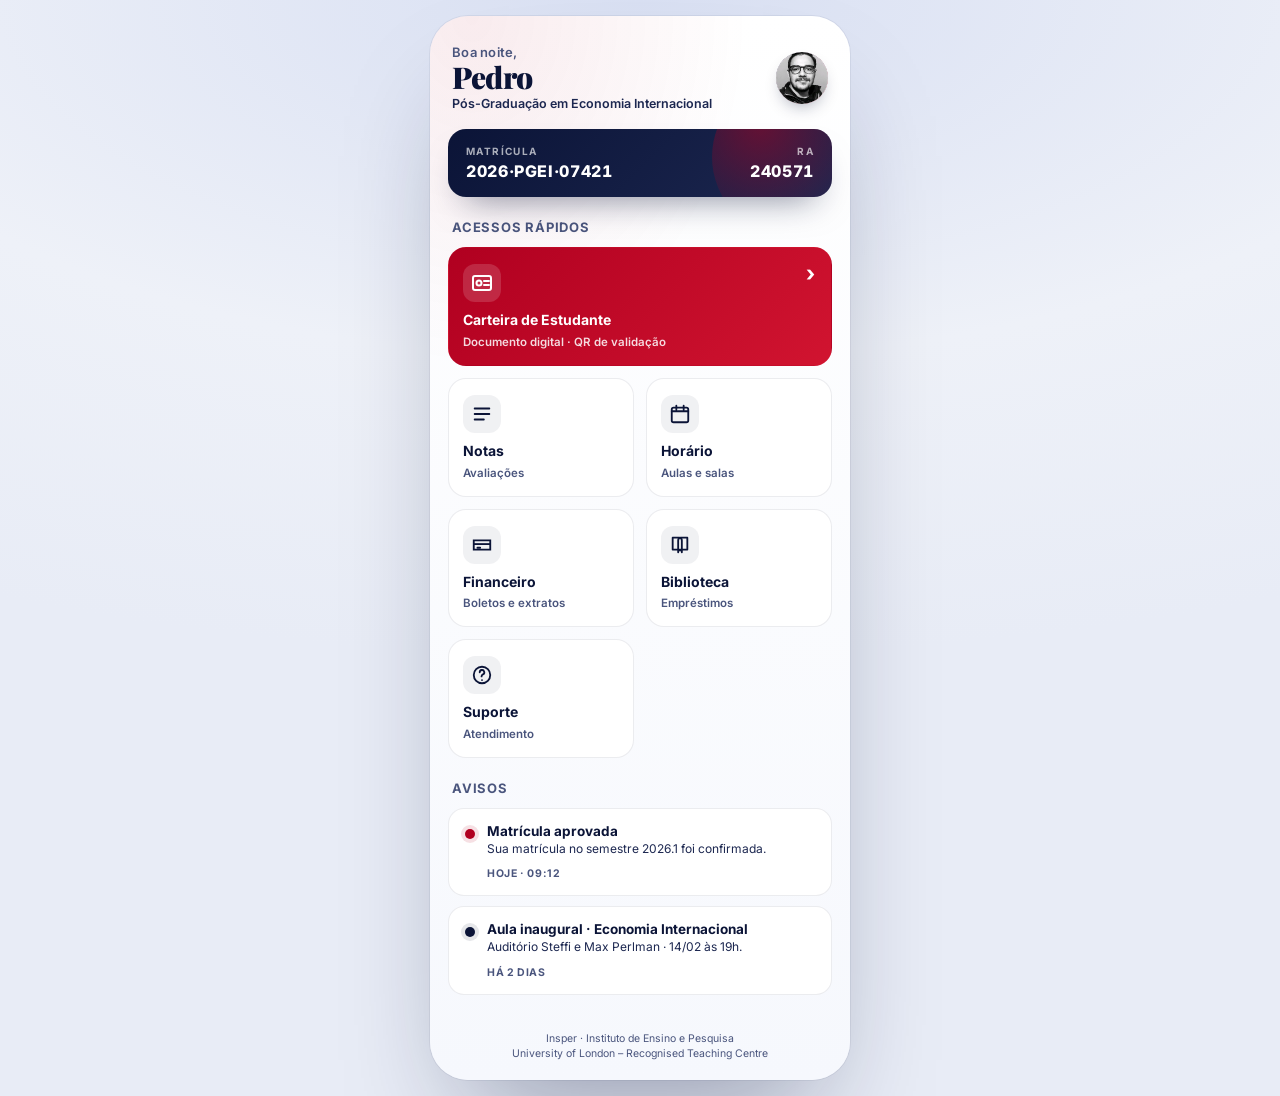
<file: area-do-aluno.html>
<!doctype html>
<html lang="pt-BR">
<head>
  <meta charset="utf-8" />
  <meta
    name="viewport"
    content="width=device-width, initial-scale=1, viewport-fit=cover, maximum-scale=1"
  />
  <meta name="theme-color" content="#0b1437" />
  <title>Área do Aluno · Insper</title>
  <link rel="preconnect" href="https://fonts.googleapis.com" />
  <link rel="preconnect" href="https://fonts.gstatic.com" crossorigin />
  <link
    rel="stylesheet"
    href="https://fonts.googleapis.com/css2?family=Caveat:wght@500;700&family=Inter:wght@400;500;600;700;800&family=Playfair+Display:wght@700;900&display=swap"
  />
  <link rel="stylesheet" href="styles.css" />
</head>
<body class="page-aluno">
  <main class="app" role="main">
    <!-- Header com saudação -->
    <header class="aluno-head">
      <div class="aluno-greeting">
        <p class="aluno-hello" id="greeting">Olá,</p>
        <h1 class="aluno-name">Pedro</h1>
        <p class="aluno-sub">Pós-Graduação em Economia Internacional</p>
      </div>
      <a href="#" class="aluno-avatar" aria-label="Perfil">
        <img
          id="alunoAvatar"
          src="foto.png"
          alt=""
          onerror="if(this.dataset.tried!=='jpg'){this.dataset.tried='jpg';this.src='foto.jpg';}else{this.style.display='none';this.nextElementSibling.style.display='flex';}"
        />
        <span class="aluno-avatar-fallback">PG</span>
      </a>
    </header>

    <!-- Card de matrícula resumida -->
    <section class="aluno-card">
      <div class="aluno-card-side">
        <p class="aluno-card-label">Matrícula</p>
        <p class="aluno-card-value mono">2026·PGEI·07421</p>
      </div>
      <div class="aluno-card-side aluno-card-side--right">
        <p class="aluno-card-label">RA</p>
        <p class="aluno-card-value mono">240571</p>
      </div>
      <div class="aluno-card-badge">2026 · 1º sem.</div>
    </section>

    <!-- Grade de acessos -->
    <h2 class="section-title">Acessos rápidos</h2>
    <nav class="tile-grid" aria-label="Áreas do aluno">
      <a href="index.html" class="tile tile-primary">
        <span class="tile-icon" aria-hidden="true">
          <svg viewBox="0 0 24 24" width="24" height="24">
            <rect x="3" y="5" width="18" height="14" rx="2"
                  stroke="currentColor" stroke-width="2" fill="none"/>
            <circle cx="9" cy="12" r="2.5" stroke="currentColor" stroke-width="2" fill="none"/>
            <path d="M14 10h5M14 14h5" stroke="currentColor" stroke-width="2" stroke-linecap="round"/>
          </svg>
        </span>
        <h3>Carteira de Estudante</h3>
        <p>Documento digital · QR de validação</p>
        <span class="tile-arrow" aria-hidden="true">›</span>
      </a>

      <a href="#" class="tile">
        <span class="tile-icon" aria-hidden="true">
          <svg viewBox="0 0 24 24" width="22" height="22">
            <path d="M4 6h16M4 12h16M4 18h10"
                  stroke="currentColor" stroke-width="2" stroke-linecap="round"/>
          </svg>
        </span>
        <h3>Notas</h3>
        <p>Avaliações</p>
      </a>

      <a href="#" class="tile">
        <span class="tile-icon" aria-hidden="true">
          <svg viewBox="0 0 24 24" width="22" height="22">
            <rect x="3" y="5" width="18" height="16" rx="2"
                  stroke="currentColor" stroke-width="2" fill="none"/>
            <path d="M3 9h18M8 3v4M16 3v4" stroke="currentColor"
                  stroke-width="2" stroke-linecap="round"/>
          </svg>
        </span>
        <h3>Horário</h3>
        <p>Aulas e salas</p>
      </a>

      <a href="#" class="tile">
        <span class="tile-icon" aria-hidden="true">
          <svg viewBox="0 0 24 24" width="22" height="22">
            <path d="M3 7h18v10H3z" stroke="currentColor" stroke-width="2" fill="none"/>
            <path d="M3 11h18" stroke="currentColor" stroke-width="2"/>
            <path d="M7 15h3" stroke="currentColor" stroke-width="2" stroke-linecap="round"/>
          </svg>
        </span>
        <h3>Financeiro</h3>
        <p>Boletos e extratos</p>
      </a>

      <a href="#" class="tile">
        <span class="tile-icon" aria-hidden="true">
          <svg viewBox="0 0 24 24" width="22" height="22">
            <path d="M4 4h7a3 3 0 0 1 3 3v13a3 3 0 0 0-3-3H4z"
                  stroke="currentColor" stroke-width="2" fill="none" stroke-linejoin="round"/>
            <path d="M20 4h-7a3 3 0 0 0-3 3v13a3 3 0 0 1 3-3h7z"
                  stroke="currentColor" stroke-width="2" fill="none" stroke-linejoin="round"/>
          </svg>
        </span>
        <h3>Biblioteca</h3>
        <p>Empréstimos</p>
      </a>

      <a href="#" class="tile">
        <span class="tile-icon" aria-hidden="true">
          <svg viewBox="0 0 24 24" width="22" height="22">
            <circle cx="12" cy="12" r="9" stroke="currentColor" stroke-width="2" fill="none"/>
            <path d="M9.5 9a2.5 2.5 0 1 1 3.5 2.3c-.9.4-1.5 1-1.5 2.2M12 17.5h.01"
                  stroke="currentColor" stroke-width="2" stroke-linecap="round" fill="none"/>
          </svg>
        </span>
        <h3>Suporte</h3>
        <p>Atendimento</p>
      </a>
    </nav>

    <!-- Avisos recentes -->
    <h2 class="section-title">Avisos</h2>
    <section class="news">
      <article class="news-item">
        <span class="news-dot" aria-hidden="true"></span>
        <div>
          <h4>Matrícula aprovada</h4>
          <p>Sua matrícula no semestre 2026.1 foi confirmada.</p>
          <time>Hoje · 09:12</time>
        </div>
      </article>
      <article class="news-item">
        <span class="news-dot news-dot--alt" aria-hidden="true"></span>
        <div>
          <h4>Aula inaugural · Economia Internacional</h4>
          <p>Auditório Steffi e Max Perlman · 14/02 às 19h.</p>
          <time>Há 2 dias</time>
        </div>
      </article>
    </section>

    <p class="legal legal--center">
      Insper · Instituto de Ensino e Pesquisa
      <br/>University of London – Recognised Teaching Centre
    </p>
  </main>

  <script>
    (function () {
      // Saudação de acordo com a hora
      var h = new Date().getHours();
      var msg = h < 12 ? 'Bom dia,' : (h < 18 ? 'Boa tarde,' : 'Boa noite,');
      var el = document.getElementById('greeting');
      if (el) el.textContent = msg;

      // Reaproveita a foto salva no localStorage (mesma chave da carteira)
      try {
        var saved = localStorage.getItem('carteira:foto');
        if (saved) {
          var img = document.getElementById('alunoAvatar');
          if (img) {
            img.src = saved;
            img.style.display = 'block';
          }
        }
      } catch (e) {}
    })();
  </script>
</body>
</html>
</file>
<file: styles.css>
:root {
  --ink: #0b1437;
  --ink-2: #1c2750;
  --ink-soft: #4a557d;
  --red: #b00020;
  --red-2: #d11430;
  --gold: #f4c542;
  --bg: #eef1f8;
  --bg-2: #f6f8fd;
  --card: #ffffff;
  --line: rgba(11, 20, 55, 0.08);
  --line-strong: rgba(11, 20, 55, 0.16);
  --radius: 22px;
  --shadow-card: 0 30px 60px -25px rgba(11, 20, 55, 0.35),
                 0 12px 30px -15px rgba(11, 20, 55, 0.25);
}

* { box-sizing: border-box; }
html, body { margin: 0; padding: 0; }

html {
  background:
    radial-gradient(120% 60% at 50% 0%, #d9e0f3 0%, var(--bg) 55%, #e8ecf6 100%);
  font-family: 'Inter', -apple-system, BlinkMacSystemFont, 'Segoe UI', Roboto, sans-serif;
  color: var(--ink);
  -webkit-font-smoothing: antialiased;
  text-rendering: optimizeLegibility;
}

body {
  min-height: 100vh;
  display: flex;
  justify-content: center;
  padding: 16px;
  padding-top: max(16px, env(safe-area-inset-top));
  padding-bottom: max(16px, env(safe-area-inset-bottom));
}

.app {
  width: 100%;
  max-width: 420px;
  background: var(--bg-2);
  border-radius: 38px;
  overflow: hidden;
  box-shadow:
    0 60px 120px -40px rgba(11, 20, 55, 0.4),
    0 0 0 1px rgba(11, 20, 55, 0.06);
  position: relative;
  display: flex;
  flex-direction: column;
  min-height: min(92vh, 900px);
}

/* ====== App bar (mínima) ====== */
.appbar {
  display: grid;
  grid-template-columns: 40px 1fr 40px;
  align-items: center;
  gap: 8px;
  padding: 22px 16px 14px;
  padding-top: max(22px, env(safe-area-inset-top));
}
.appbar-back,
.appbar-spacer {
  width: 40px;
  height: 40px;
  border-radius: 14px;
  display: inline-flex;
  align-items: center;
  justify-content: center;
}
.appbar-back {
  background: rgba(11, 20, 55, 0.06);
  color: var(--ink);
  text-decoration: none;
  transition: background .15s ease, transform .15s ease;
}
.appbar-back:hover { background: rgba(11, 20, 55, 0.12); }
.appbar-back:active { transform: scale(.94); }
.appbar-back:focus-visible {
  outline: 2px solid var(--red);
  outline-offset: 2px;
}
.appbar-title {
  text-align: center;
  line-height: 1.15;
}
.appbar-title small {
  display: block;
  font-size: 11px;
  letter-spacing: 0.12em;
  text-transform: uppercase;
  color: var(--ink-soft);
  margin-bottom: 2px;
}
.appbar-title strong {
  font-size: 16px;
  font-weight: 700;
  color: var(--ink);
}

/* ====== Card ====== */
.card-wrapper {
  padding: 8px 18px 18px;
  flex: 1;
}

.id-card {
  position: relative;
  background:
    radial-gradient(120% 80% at 100% 0%, rgba(176, 0, 32, 0.06) 0%, transparent 55%),
    linear-gradient(180deg, #ffffff 0%, #fbfcff 100%);
  border-radius: var(--radius);
  padding: 22px 20px 18px;
  box-shadow: var(--shadow-card);
  overflow: hidden;
  border: 1px solid var(--line);
}

/* Marca d'água "Insper" */
.id-card::before {
  content: 'Insper';
  position: absolute;
  font-family: 'Playfair Display', Georgia, serif;
  font-weight: 900;
  font-size: 240px;
  color: rgba(11, 20, 55, 0.035);
  bottom: -90px;
  right: -30px;
  pointer-events: none;
  letter-spacing: -10px;
}

.ribbon {
  position: absolute;
  top: 0; left: 0; right: 0;
  height: 6px;
  display: flex;
}
.ribbon span { flex: 1; }
.ribbon span:nth-child(1) { background: var(--ink); }
.ribbon span:nth-child(2) { background: var(--red); }
.ribbon span:nth-child(3) { background: var(--gold); }

/* Header do cartão */
.card-head {
  display: flex;
  align-items: flex-start;
  justify-content: space-between;
  gap: 14px;
  padding-top: 4px;
}
.logo {
  flex: 1;
  max-width: 180px;
}
.logo img,
.logo svg {
  width: 100%;
  height: auto;
  display: block;
}
.meta {
  text-align: right;
  display: flex;
  flex-direction: column;
  align-items: flex-end;
  gap: 6px;
}
.badge {
  background: var(--ink);
  color: #fff;
  font-weight: 800;
  font-size: 13px;
  letter-spacing: 0.08em;
  padding: 6px 10px;
  border-radius: 999px;
}
.kind {
  font-size: 10px;
  font-weight: 700;
  letter-spacing: 0.16em;
  color: var(--red);
  background: rgba(176, 0, 32, 0.08);
  padding: 4px 8px;
  border-radius: 999px;
}

/* Identidade */
.identity {
  display: grid;
  grid-template-columns: 92px 1fr;
  gap: 16px;
  align-items: center;
  margin-top: 18px;
  padding-top: 18px;
  border-top: 1px dashed var(--line-strong);
}
.photo {
  position: relative;
  width: 92px;
  height: 92px;
  border-radius: 50%;
  background: linear-gradient(135deg, #0b1437 0%, #1c2750 60%, #b00020 130%);
  color: #fff;
  display: block;
  overflow: hidden;
  cursor: pointer;
  box-shadow:
    inset 0 0 0 4px #fff,
    0 10px 24px -10px rgba(11, 20, 55, 0.5);
}
.photo img {
  width: 100%;
  height: 100%;
  object-fit: cover;
  display: block;
  border-radius: 50%;
  background: #0b1437;
}
.photo-fallback {
  position: absolute;
  inset: 0;
  display: none;
  align-items: center;
  justify-content: center;
  font-family: 'Playfair Display', Georgia, serif;
  font-weight: 900;
  font-size: 38px;
  letter-spacing: -2px;
  color: #fff;
}
.photo-frame {
  position: absolute;
  inset: -4px;
  width: calc(100% + 8px);
  height: calc(100% + 8px);
  pointer-events: none;
}
.identity-info {
  min-width: 0;
}
.label {
  margin: 0;
  font-size: 10px;
  font-weight: 700;
  letter-spacing: 0.14em;
  text-transform: uppercase;
  color: var(--ink-soft);
}
.name {
  margin: 4px 0 6px;
  font-family: 'Playfair Display', Georgia, serif;
  font-weight: 900;
  font-size: 22px;
  line-height: 1.05;
  color: var(--ink);
  letter-spacing: -0.5px;
}
.course {
  margin: 0;
  font-size: 13px;
  font-weight: 600;
  color: var(--ink-2);
  line-height: 1.3;
}

/* Grade de informações */
.info-grid {
  margin-top: 18px;
  padding-top: 16px;
  border-top: 1px dashed var(--line-strong);
  display: grid;
  grid-template-columns: 1fr 1fr;
  gap: 14px 18px;
}
.info-grid .value {
  margin: 4px 0 0;
  font-size: 15px;
  font-weight: 700;
  color: var(--ink);
}
.mono {
  font-feature-settings: 'tnum', 'lnum';
  font-variant-numeric: tabular-nums;
}
.dot {
  display: inline-block;
  margin: 0 4px;
  color: var(--red);
  font-weight: 800;
}

/* QR + selo */
.trust {
  margin-top: 18px;
  padding-top: 16px;
  border-top: 1px dashed var(--line-strong);
  display: grid;
  grid-template-columns: auto 1fr;
  gap: 16px;
  align-items: center;
}
.qr {
  width: 96px;
  text-align: center;
  background: transparent;
  border: 0;
  padding: 0;
  margin: 0;
  font: inherit;
  color: inherit;
  cursor: pointer;
  display: block;
  -webkit-tap-highlight-color: transparent;
}
.qr svg {
  width: 96px;
  height: 96px;
  border-radius: 12px;
  padding: 6px;
  background: #fff;
  box-shadow: 0 0 0 1px var(--line);
  transition: transform .15s ease, box-shadow .15s ease;
}
.qr:hover svg {
  transform: translateY(-1px);
  box-shadow: 0 0 0 1px var(--line-strong), 0 8px 18px -10px rgba(11, 20, 55, 0.4);
}
.qr:active svg { transform: translateY(0); }
.qr:focus-visible svg {
  outline: 2px solid var(--red);
  outline-offset: 3px;
}
.qr p {
  margin: 6px 0 0;
  font-size: 10px;
  font-weight: 600;
  color: var(--ink-soft);
  letter-spacing: 0.05em;
}

.signature {
  position: relative;
  height: 110px;
  display: flex;
  flex-direction: column;
  align-items: center;
  justify-content: center;
  gap: 2px;
  padding: 0 6px 0 14px;
  border-left: 1px dashed var(--line-strong);
}
.signature-name {
  margin: 0;
  font-family: 'Caveat', 'Segoe Script', cursive;
  font-weight: 700;
  font-size: 30px;
  line-height: 1;
  color: var(--ink);
  transform: rotate(-3deg);
  white-space: nowrap;
}
.signature-line {
  width: 100%;
  max-width: 170px;
  height: 6px;
  margin-top: 2px;
  opacity: 0.55;
}
.signature-label {
  margin: 4px 0 0;
  font-size: 10px;
  font-weight: 700;
  letter-spacing: 0.12em;
  text-transform: uppercase;
  color: var(--ink-soft);
  text-align: center;
}

/* Barcode */
.barcode-wrap {
  margin-top: 18px;
  padding-top: 16px;
  border-top: 1px dashed var(--line-strong);
  text-align: center;
}
.barcode {
  height: 46px;
  border-radius: 6px;
  background-image:
    repeating-linear-gradient(
      to right,
      #0b1437 0, #0b1437 2px,
      transparent 2px, transparent 4px,
      #0b1437 4px, #0b1437 5px,
      transparent 5px, transparent 9px,
      #0b1437 9px, #0b1437 12px,
      transparent 12px, transparent 14px,
      #0b1437 14px, #0b1437 15px,
      transparent 15px, transparent 18px,
      #0b1437 18px, #0b1437 21px,
      transparent 21px, transparent 24px,
      #0b1437 24px, #0b1437 25px,
      transparent 25px, transparent 28px
    );
}
.barcode-number {
  margin: 8px 0 0;
  font-size: 12px;
  font-weight: 700;
  letter-spacing: 0.1em;
  color: var(--ink);
}

/* Status info */
.status-info {
  margin: 14px 4px 0;
  display: flex;
  align-items: center;
  justify-content: space-between;
}
.pill {
  display: inline-flex;
  align-items: center;
  gap: 8px;
  background: rgba(46, 160, 67, 0.1);
  color: #1f7a36;
  padding: 8px 12px;
  border-radius: 999px;
  font-size: 12px;
  font-weight: 700;
}
.dot-live {
  width: 8px; height: 8px; border-radius: 50%;
  background: #2ea043;
  box-shadow: 0 0 0 0 rgba(46, 160, 67, 0.55);
  animation: pulse 1.8s infinite;
}
@keyframes pulse {
  0% { box-shadow: 0 0 0 0 rgba(46, 160, 67, 0.55); }
  70% { box-shadow: 0 0 0 8px rgba(46, 160, 67, 0); }
  100% { box-shadow: 0 0 0 0 rgba(46, 160, 67, 0); }
}
.updated {
  margin: 0;
  font-size: 11px;
  font-weight: 600;
  color: var(--ink-soft);
  letter-spacing: 0.04em;
}

/* Legal */
.legal {
  margin: 14px 4px 18px;
  padding-bottom: max(0px, env(safe-area-inset-bottom));
  font-size: 10.5px;
  line-height: 1.5;
  color: var(--ink-soft);
  text-align: justify;
}

/* ====== Modal de validação ====== */
.modal {
  position: fixed;
  inset: 0;
  z-index: 1000;
  display: flex;
  align-items: flex-end;
  justify-content: center;
  padding: 0;
}
.modal[hidden] { display: none; }

.modal-backdrop {
  position: absolute;
  inset: 0;
  background: rgba(11, 20, 55, 0.55);
  backdrop-filter: blur(6px);
  -webkit-backdrop-filter: blur(6px);
  opacity: 0;
  transition: opacity .25s ease;
}
.modal.is-open .modal-backdrop { opacity: 1; }

.modal-card {
  position: relative;
  width: 100%;
  max-width: 420px;
  background: #fff;
  border-radius: 28px 28px 0 0;
  padding: 28px 24px max(24px, env(safe-area-inset-bottom));
  box-shadow: 0 -20px 60px -10px rgba(11, 20, 55, 0.35);
  transform: translateY(30px);
  opacity: 0;
  transition: transform .35s cubic-bezier(.2,.9,.25,1.1), opacity .25s ease;
  text-align: center;
}
.modal.is-open .modal-card {
  transform: translateY(0);
  opacity: 1;
}

@media (min-width: 480px) {
  .modal { align-items: center; padding: 16px; }
  .modal-card { border-radius: 24px; }
}

/* Pegador estilo iOS */
.modal-card::before {
  content: '';
  display: block;
  width: 44px;
  height: 4px;
  border-radius: 999px;
  background: rgba(11, 20, 55, 0.18);
  margin: -8px auto 18px;
}

.modal-check {
  width: 78px;
  height: 78px;
  margin: 0 auto 14px;
  background: radial-gradient(120% 120% at 30% 20%, #2ea043 0%, #1f7a36 100%);
  border-radius: 50%;
  display: flex;
  align-items: center;
  justify-content: center;
  box-shadow:
    0 0 0 8px rgba(46, 160, 67, 0.12),
    0 12px 24px -10px rgba(46, 160, 67, 0.55);
}
.modal-check svg {
  width: 64px;
  height: 64px;
}
.modal-check .ring {
  fill: none;
  stroke: rgba(255, 255, 255, 0.35);
  stroke-width: 2;
  transform-origin: center;
  animation: ringIn .5s ease-out both;
}
.modal-check .tick {
  fill: none;
  stroke: #fff;
  stroke-width: 5;
  stroke-linecap: round;
  stroke-linejoin: round;
  stroke-dasharray: 60;
  stroke-dashoffset: 60;
  animation: tickIn .45s .2s ease-out forwards;
}
@keyframes ringIn {
  from { transform: scale(.6); opacity: 0; }
  to   { transform: scale(1);  opacity: 1; }
}
@keyframes tickIn {
  to { stroke-dashoffset: 0; }
}

.modal-card h2 {
  margin: 0 0 4px;
  font-family: 'Playfair Display', Georgia, serif;
  font-weight: 900;
  font-size: 26px;
  color: var(--ink);
  letter-spacing: -0.5px;
}
.modal-sub {
  margin: 0 0 22px;
  font-size: 13px;
  font-weight: 600;
  color: var(--ink-soft);
  letter-spacing: 0.02em;
}

.modal-data {
  margin: 0 0 20px;
  text-align: left;
  background: var(--bg-2);
  border: 1px solid var(--line);
  border-radius: 16px;
  padding: 14px 16px;
  display: flex;
  flex-direction: column;
  gap: 12px;
}
.modal-data > div { display: block; }
.modal-data .modal-row {
  display: grid;
  grid-template-columns: 1fr 1fr;
  gap: 16px;
}
.modal-data dt {
  margin: 0 0 2px;
  font-size: 10px;
  font-weight: 700;
  letter-spacing: 0.14em;
  text-transform: uppercase;
  color: var(--ink-soft);
}
.modal-data dd {
  margin: 0;
  font-size: 14px;
  font-weight: 700;
  color: var(--ink);
  line-height: 1.25;
}

.modal-close {
  width: 100%;
  border: 0;
  background: var(--ink);
  color: #fff;
  font-family: inherit;
  font-weight: 700;
  font-size: 15px;
  padding: 14px 18px;
  border-radius: 14px;
  cursor: pointer;
  letter-spacing: 0.02em;
  transition: background .15s ease, transform .15s ease;
}
.modal-close:hover { background: var(--ink-2); }
.modal-close:active { transform: translateY(1px); }

/* ====== Página Área do Aluno ====== */
.page-aluno .app {
  background:
    radial-gradient(120% 60% at 10% 0%, rgba(176, 0, 32, 0.08) 0%, transparent 55%),
    linear-gradient(180deg, #ffffff 0%, var(--bg-2) 100%);
}

.aluno-head {
  display: flex;
  align-items: center;
  justify-content: space-between;
  gap: 16px;
  padding: 28px 22px 12px;
  padding-top: max(28px, env(safe-area-inset-top));
}
.aluno-greeting { min-width: 0; }
.aluno-hello {
  margin: 0;
  font-size: 13px;
  font-weight: 600;
  color: var(--ink-soft);
  letter-spacing: 0.02em;
}
.aluno-name {
  margin: 2px 0 4px;
  font-family: 'Playfair Display', Georgia, serif;
  font-weight: 900;
  font-size: 30px;
  line-height: 1;
  color: var(--ink);
  letter-spacing: -0.5px;
}
.aluno-sub {
  margin: 0;
  font-size: 12.5px;
  font-weight: 600;
  color: var(--ink-2);
}
.aluno-avatar {
  position: relative;
  width: 52px;
  height: 52px;
  border-radius: 50%;
  background: linear-gradient(135deg, #0b1437 0%, #b00020 130%);
  color: #fff;
  overflow: hidden;
  display: block;
  flex-shrink: 0;
  box-shadow:
    inset 0 0 0 3px #fff,
    0 8px 18px -8px rgba(11, 20, 55, 0.45);
}
.aluno-avatar img {
  width: 100%;
  height: 100%;
  object-fit: cover;
  display: block;
  border-radius: 50%;
}
.aluno-avatar-fallback {
  position: absolute;
  inset: 0;
  display: none;
  align-items: center;
  justify-content: center;
  font-family: 'Playfair Display', Georgia, serif;
  font-weight: 900;
  font-size: 20px;
  color: #fff;
}

/* Card resumo de matrícula */
.aluno-card {
  position: relative;
  margin: 6px 18px 22px;
  padding: 16px 18px;
  border-radius: 18px;
  background:
    linear-gradient(135deg, #0b1437 0%, #1c2750 100%);
  color: #fff;
  display: grid;
  grid-template-columns: 1fr 1fr;
  gap: 12px;
  box-shadow: 0 18px 35px -18px rgba(11, 20, 55, 0.55);
  overflow: hidden;
}
.aluno-card::after {
  content: '';
  position: absolute;
  inset: auto -40px -40px auto;
  width: 160px;
  height: 160px;
  border-radius: 50%;
  background: radial-gradient(circle at 30% 30%, rgba(176, 0, 32, 0.5), transparent 70%);
  pointer-events: none;
}
.aluno-card-side { position: relative; z-index: 1; }
.aluno-card-side--right { text-align: right; }
.aluno-card-label {
  margin: 0 0 4px;
  font-size: 10px;
  font-weight: 700;
  letter-spacing: 0.14em;
  text-transform: uppercase;
  color: rgba(255, 255, 255, 0.65);
}
.aluno-card-value {
  margin: 0;
  font-size: 16px;
  font-weight: 800;
  letter-spacing: 0.04em;
}
.aluno-card-badge {
  position: absolute;
  top: 14px;
  right: 16px;
  font-size: 10px;
  font-weight: 700;
  letter-spacing: 0.1em;
  background: rgba(255, 255, 255, 0.18);
  padding: 4px 8px;
  border-radius: 999px;
  z-index: 2;
  display: none; /* escondido para não conflitar com layout 2 colunas; ative se quiser */
}

/* Títulos de seção */
.section-title {
  margin: 0 22px 12px;
  font-size: 13px;
  font-weight: 700;
  letter-spacing: 0.06em;
  text-transform: uppercase;
  color: var(--ink-soft);
}

/* Grade de tiles */
.tile-grid {
  display: grid;
  grid-template-columns: 1fr 1fr;
  gap: 12px;
  padding: 0 18px 22px;
}
.tile {
  position: relative;
  background: #fff;
  border: 1px solid var(--line);
  border-radius: 18px;
  padding: 16px 14px;
  text-decoration: none;
  color: var(--ink);
  display: flex;
  flex-direction: column;
  gap: 6px;
  min-height: 110px;
  transition: transform .15s ease, box-shadow .15s ease, border-color .15s ease;
}
.tile:hover {
  transform: translateY(-1px);
  border-color: var(--line-strong);
  box-shadow: 0 10px 24px -16px rgba(11, 20, 55, 0.35);
}
.tile:active { transform: translateY(0); }

.tile-icon {
  width: 38px;
  height: 38px;
  border-radius: 12px;
  background: rgba(11, 20, 55, 0.06);
  display: inline-flex;
  align-items: center;
  justify-content: center;
  color: var(--ink);
  margin-bottom: 4px;
}
.tile h3 {
  margin: 0;
  font-size: 14px;
  font-weight: 700;
  line-height: 1.2;
  color: var(--ink);
}
.tile p {
  margin: 0;
  font-size: 11.5px;
  color: var(--ink-soft);
  font-weight: 600;
}
.tile-arrow {
  position: absolute;
  top: 14px;
  right: 16px;
  font-size: 22px;
  line-height: 1;
  color: var(--ink-soft);
  font-weight: 700;
}

/* Tile destacado (carteira) */
.tile-primary {
  grid-column: 1 / -1;
  background: linear-gradient(135deg, #b00020 0%, #d11430 100%);
  color: #fff;
  border-color: transparent;
  min-height: auto;
}
.tile-primary h3,
.tile-primary p,
.tile-primary .tile-arrow { color: #fff; }
.tile-primary p { opacity: .85; }
.tile-primary .tile-icon {
  background: rgba(255, 255, 255, 0.15);
  color: #fff;
}
.tile-primary:hover {
  box-shadow: 0 16px 30px -16px rgba(176, 0, 32, 0.55);
}

/* Avisos */
.news {
  padding: 0 18px 22px;
  display: flex;
  flex-direction: column;
  gap: 10px;
}
.news-item {
  background: #fff;
  border: 1px solid var(--line);
  border-radius: 16px;
  padding: 14px 16px;
  display: grid;
  grid-template-columns: 10px 1fr;
  gap: 12px;
  align-items: flex-start;
}
.news-dot {
  width: 10px; height: 10px;
  border-radius: 50%;
  background: var(--red);
  margin-top: 6px;
  box-shadow: 0 0 0 4px rgba(176, 0, 32, 0.12);
}
.news-dot--alt {
  background: var(--ink);
  box-shadow: 0 0 0 4px rgba(11, 20, 55, 0.1);
}
.news-item h4 {
  margin: 0 0 2px;
  font-size: 13.5px;
  font-weight: 700;
  color: var(--ink);
}
.news-item p {
  margin: 0 0 4px;
  font-size: 12px;
  color: var(--ink-2);
  line-height: 1.35;
}
.news-item time {
  font-size: 10.5px;
  font-weight: 700;
  letter-spacing: 0.06em;
  color: var(--ink-soft);
  text-transform: uppercase;
}

.legal--center { text-align: center; }

/* Pequenos ajustes para telas muito estreitas */
@media (max-width: 360px) {
  .name { font-size: 19px; }
  .info-grid { gap: 10px 14px; }
  .info-grid .value { font-size: 13.5px; }
  .qr { width: 84px; }
  .qr svg { width: 84px; height: 84px; }
  .modal-card h2 { font-size: 22px; }
  .modal-data .modal-row { grid-template-columns: 1fr; gap: 12px; }
  .aluno-name { font-size: 26px; }
  .aluno-card-value { font-size: 14px; }
}
</file>
